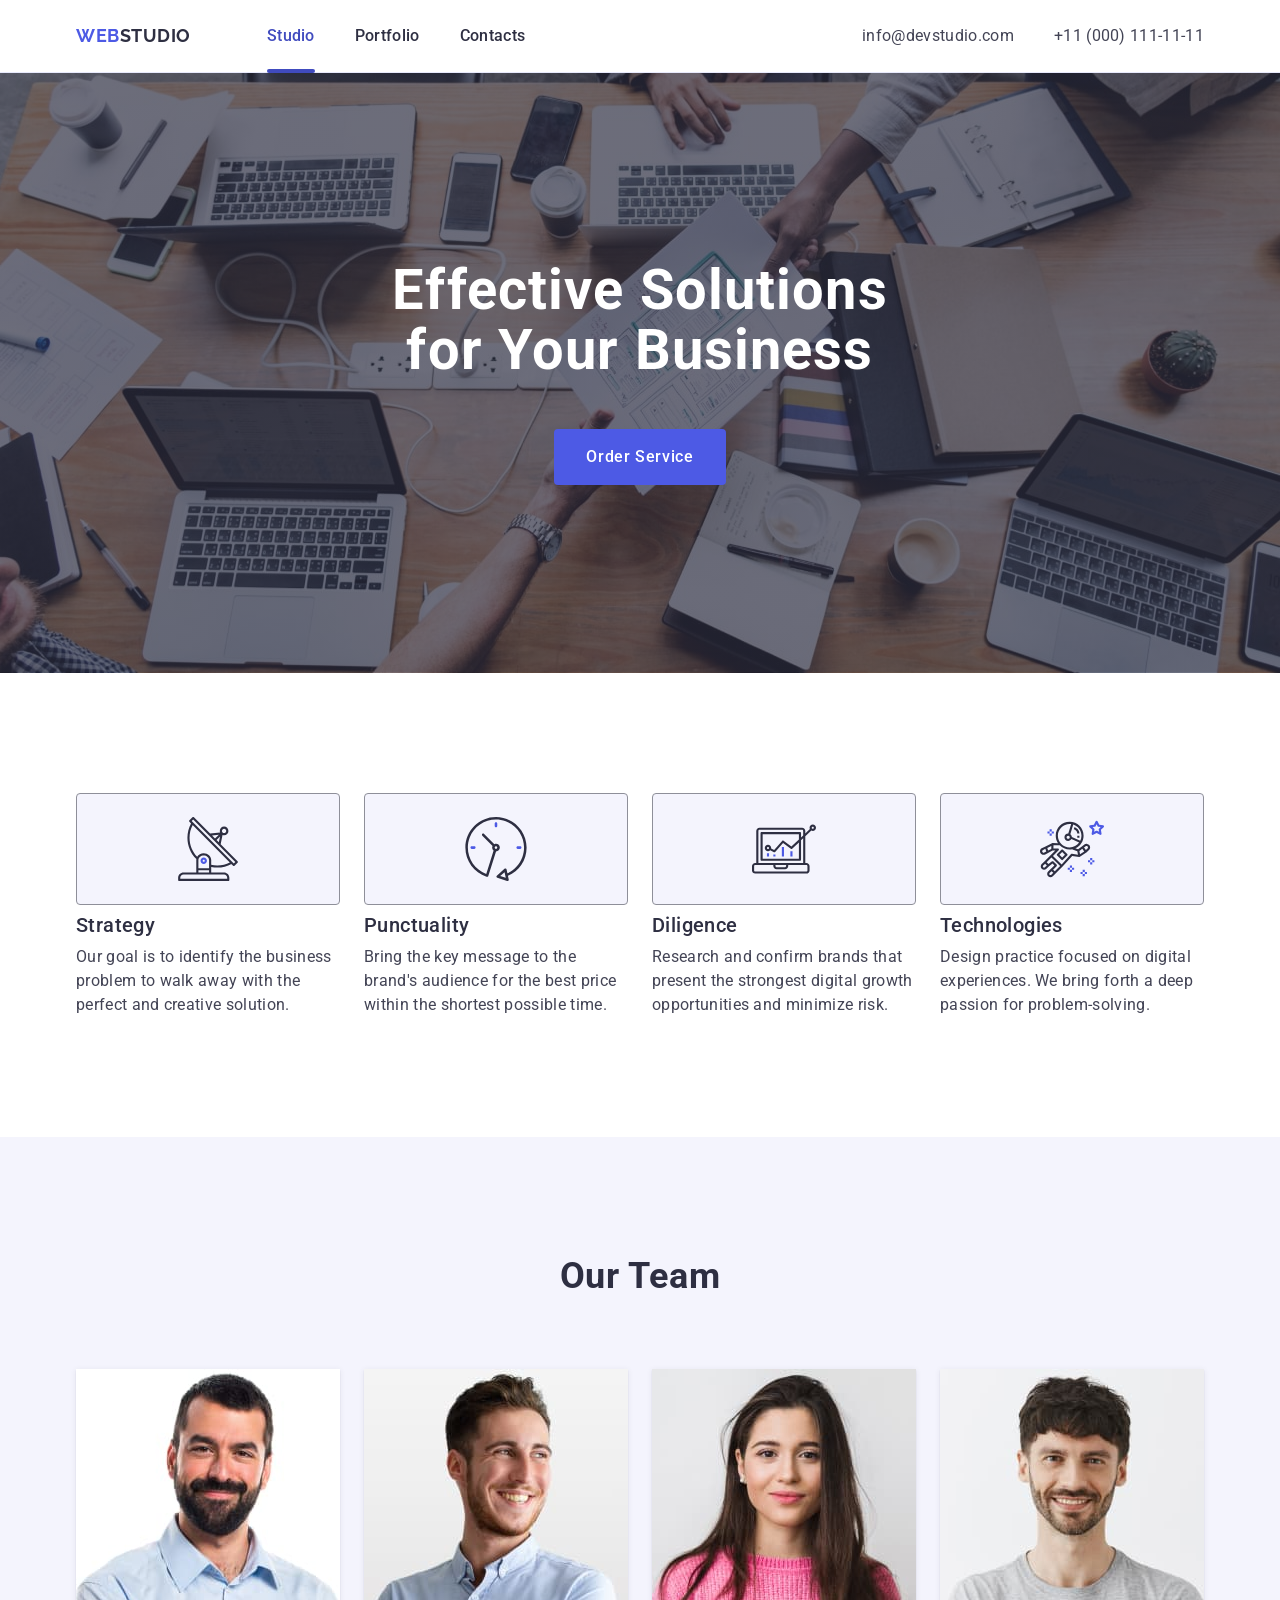
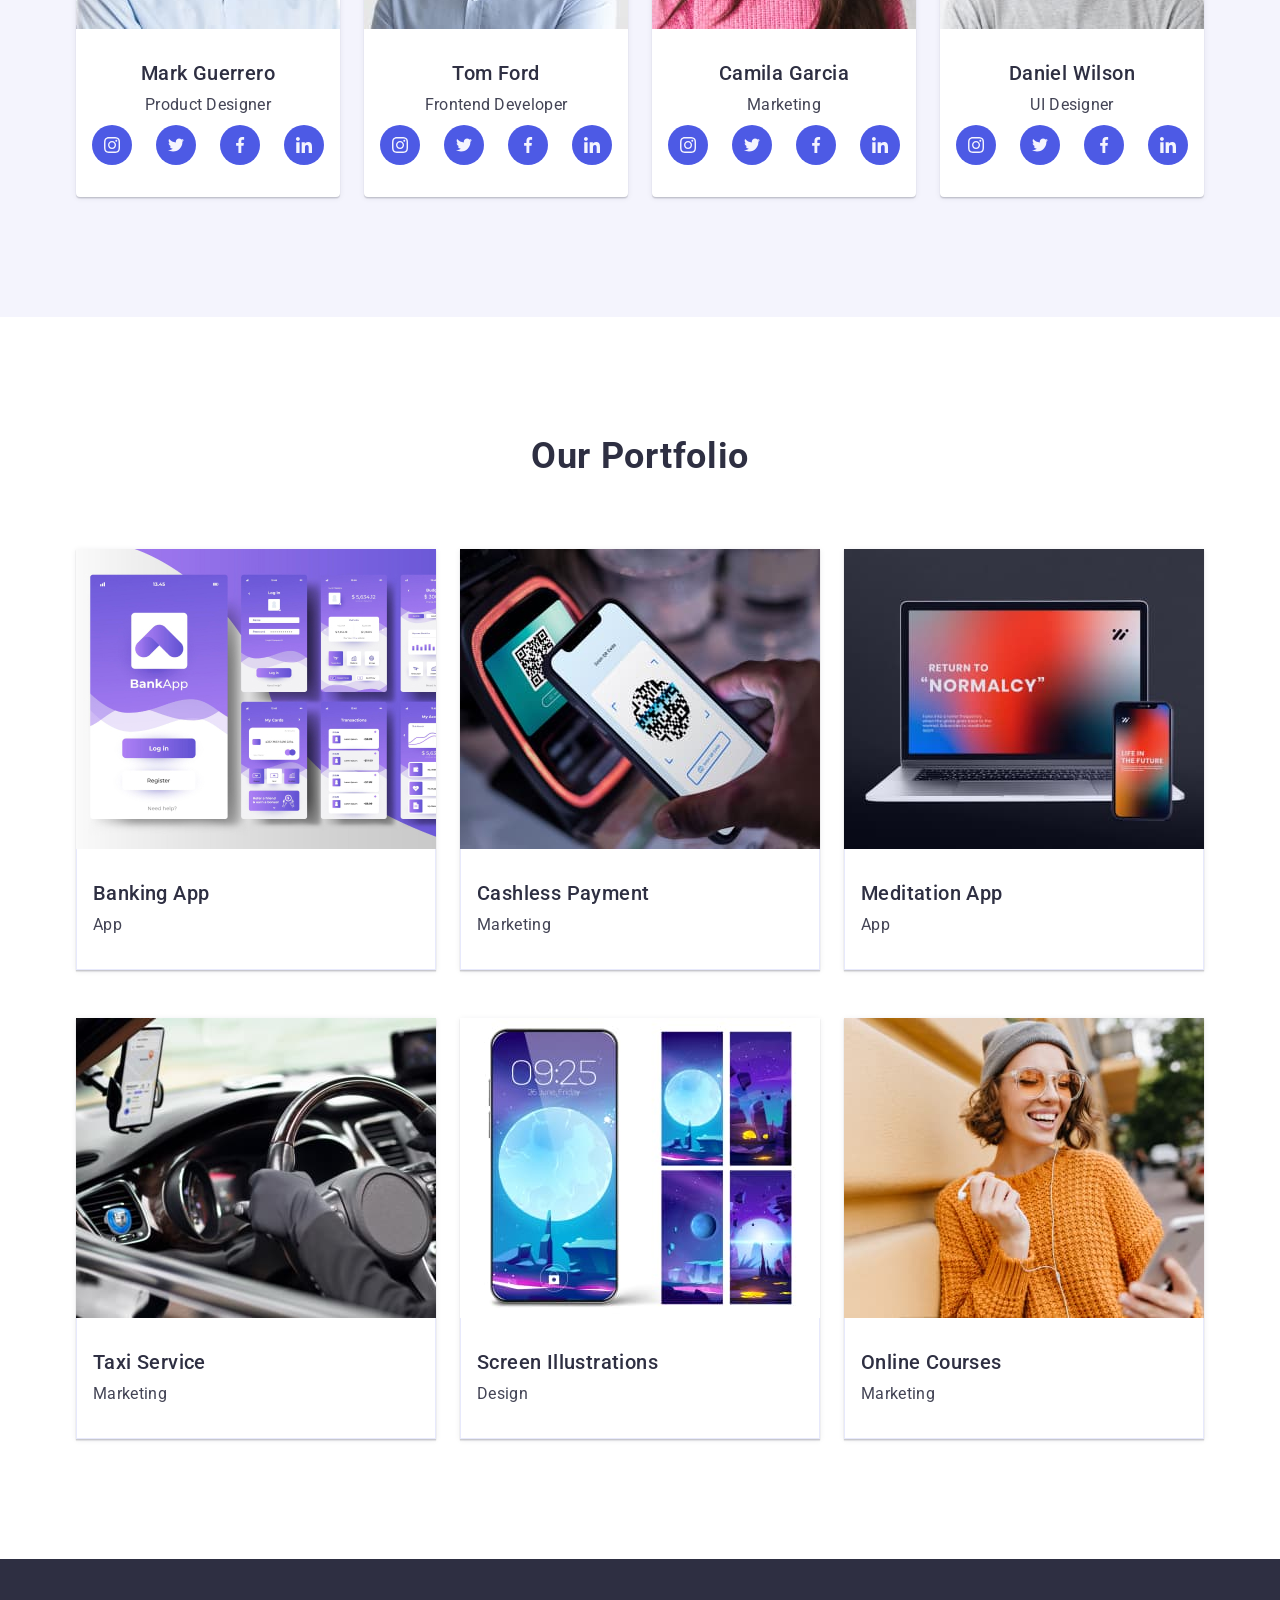
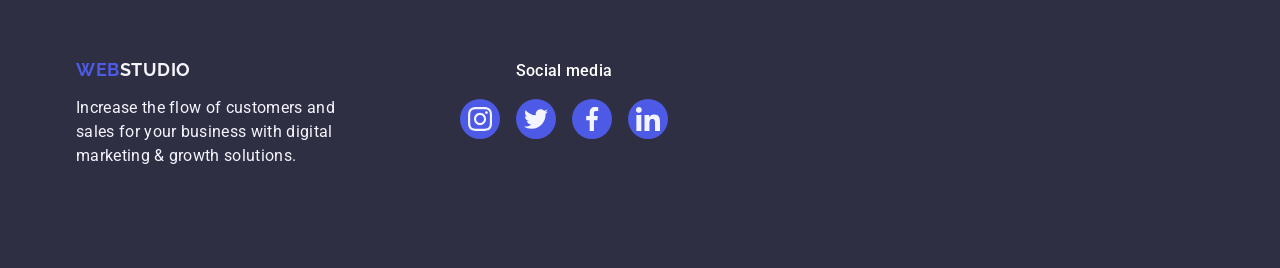
<file: index.html>
<!DOCTYPE html>
<html lang="en">
<head>
    <meta charset="UTF-8">
    <meta name="viewport" content="width=device-width, initial-scale=1.0">
    <title>WebStudio</title>
    <link rel="preconnect" href="https://fonts.googleapis.com">
    <link rel="preconnect" href="https://fonts.gstatic.com" crossorigin>
    <link href="https://fonts.googleapis.com/css2?family=Raleway:wght@700&family=Roboto:wght@400;500;700&display=swap"
        rel="stylesheet">
        <link rel="stylesheet" href="https://cdnjs.cloudflare.com/ajax/libs/modern-normalize/2.0.0/modern-normalize.min.css">
    <link rel="stylesheet" href="./css/styles.css">
</head>
<body>
    <header class="header">
        <div class="container header-container">
        <nav class="navigation">
            <a class="logo" href="./index.html">Web<span class="logo-part">Studio</span></a>
            <ul class="nav-list">
                <li>
                    <a class="nav-link current" href="./index.html">Studio</a>
                </li>
                <li>
                    <a class="nav-link" href="">Portfolio</a>
                </li>
                <li>
                    <a class="nav-link" href="">Contacts</a>
                </li>
            </ul>
        </nav>
        <address class="address">
            <ul class="address-list">
                <li>
                    <a class="contact-link" href="mailto:info@devstudio.com">info@devstudio.com</a>
                </li>
                <li>
                    <a class="contact-link" href="tel:+110001111111">+11 (000) 111-11-11</a>
                </li>
            </ul>
        </address> 
        </div>
    </header>
    <main>
        <section class="hero hero-bgr ">
            <div class="container hero-wrap">
            <h1 class="title-hero">Effective Solutions  for Your Business</h1>
            <button class="button-hero" type="button" >Order Service</button>
            </div>
        </section>
        <section class="our-adventages">
            <div class="container adventages-wrap">
            <h2 class="visually-hidden">Our Adventages</h2>
            <ul class="adventages-list">
                <li class="adventages-item">
                    <div class="icon-block">
                        <svg class="icon-adventages" width="64" height="64">
                            <use href="./images/icons.svg#icon-antenna"></use>
                        </svg>
                    </div>
                    <h3 class="subtitle-adventages">Strategy</h3>
                    <p class="text-adventages">Our goal is to identify the business
                       problem to walk away with the perfect and creative solution.
                    </p>
                </li>
                <li class="adventages-item">
                    <div class="icon-block">
                    <svg class="icon-adventages" width="64" height="64">
                        <use href="./images/icons.svg#icon-clock"></use>
                    </svg>
                </div>
                    <h3 class="subtitle-adventages">Punctuality</h3>
                    <p class="text-adventages">Bring the key message to the brand's audience for the best price within the shortest possible time.</p>
                </li>
                <li class="adventages-item">
                    <div class="icon-block">
                        <svg class="icon-adventages" width="64" height="64">
                            <use href="./images/icons.svg#icon-diagram"></use>
                        </svg>
                    </div>
                    <h3 class="subtitle-adventages">Diligence</h3>
                    <p class="text-adventages">Research and confirm brands that present the strongest digital growth opportunities and minimize risk.</p>
                </li>
                <li class="adventages-item">
                    <div class="icon-block">
                        <svg class="icon-adventages" width="64" height="64">
                            <use href="./images/icons.svg#icon-astronaut"></use>
                        </svg>
                    </div>
                    <h3 class="subtitle-adventages">Technologies</h3>
                    <p class="text-adventages">Design practice focused on digital experiences. We bring forth a deep passion for problem-solving.</p>
                </li>
            </ul>
            </div>
        </section>
        <section class="section-team">
            <div class="container">
            <h2 class="title-team">Our Team</h2>
            <ul class="list-team">
                <li class="item-team">
                    <img class="team-photo" src="./images/team-one.jpg" alt="Mark Guerrero" width="264" height="260">
                    <div class="text-team">
                    <h3 class="subtitle-team">Mark Guerrero</h3>
                    <p class="text-discription">Product Designer</p>
                    <ul class="icon-social-team">
                        <li class="icon-list-team">
                            <a class="icon-link-team" href=""  target="_blank" rel="noopener noreferrer nofolow">
                            <svg class="social-list" width="16" height="16">
                                <use href="./images/icons.svg#icon-instagram"></use>
                            </svg>
                            </a>
                        </li>
                        <li class="icon-list-team">
                            <a class="icon-link-team" href="" target="_blank" rel="noopener noreferrer nofolow">
                            <svg class="social-list" width="16" height="16">
                                <use href="./images/icons.svg#icon-twitter"></use>
                            </svg>
                            </a>
                        </li>
                        <li class="icon-list-team">
                            <a class="icon-link-team" href=""  target="_blank" rel="noopener noreferrer nofolow">
                            <svg class="social-list" width="16" height="16">
                                <use href="./images/icons.svg#icon-facebook"></use>
                            </svg>
                            </a>
                        </li>
                        <li class="icon-list-team">
                            <a class="icon-link-team" href=""  target="_blank" rel="noopener noreferrer nofolow">
                            <svg class="social-list" width="16" height="16">
                                <use href="./images/icons.svg#icon-linkedin"></use>
                            </svg>
                            </a>
                        </li>
                    </ul>
                    </div>
                </li>
                <li class="item-team">
                    <img class="team-photo" src="./images/team-two.jpg" alt="Tom Ford"  width="264" height="260">
                    <div class="text-team">
                    <h3 class="subtitle-team">Tom Ford</h3>
                    <p class="text-discription">Frontend Developer</p>
                    <ul class="icon-social-team">
                        <li class="icon-list-team">
                            <a class="icon-link-team" href="" target="_blank" rel="noopener noreferrer nofolow">
                                <svg class="social-list" width="16" height="16">
                                    <use href="./images/icons.svg#icon-instagram"></use>
                                </svg>
                            </a>
                        </li>
                        <li class="icon-list-team">
                            <a class="icon-link-team" href="" target="_blank" rel="noopener noreferrer nofolow">
                                <svg class="social-list" width="16" height="16">
                                    <use href="./images/icons.svg#icon-twitter"></use>
                                </svg>
                            </a>
                        </li>
                        <li class="icon-list-team">
                            <a class="icon-link-team" href="" target="_blank" rel="noopener noreferrer nofolow">
                                <svg class="social-list" width="16" height="16">
                                    <use href="./images/icons.svg#icon-facebook"></use>
                                </svg>
                            </a>
                        </li>
                        <li class="icon-list-team">
                            <a class="icon-link-team" href="" target="_blank" rel="noopener noreferrer nofolow">
                                <svg class="social-list" width="16" height="16">
                                    <use href="./images/icons.svg#icon-linkedin"></use>
                                </svg>
                            </a>
                        </li>
                    </ul>
                    </div>
                </li>
                <li class="item-team">
                    <img class="team-photo" src="./images/team-three.jpg" alt="Camila Garcia"  width="264" height="260">
                    <div class="text-team">
                    <h3 class="subtitle-team">Camila Garcia</h3>
                    <p class="text-discription">Marketing</p>
                    <ul class="icon-social-team">
                        <li class="icon-list-team">
                            <a class="icon-link-team" href="" target="_blank" rel="noopener noreferrer nofolow">
                                <svg class="social-list" width="16" height="16">
                                    <use href="./images/icons.svg#icon-instagram"></use>
                                </svg>
                            </a>
                        </li>
                        <li class="icon-list-team">
                            <a class="icon-link-team" href="" target="_blank" rel="noopener noreferrer nofolow">
                                <svg class="social-list" width="16" height="16">
                                    <use href="./images/icons.svg#icon-twitter"></use>
                                </svg>
                            </a>
                        </li>
                        <li class="icon-list-team">
                            <a class="icon-link-team" href="" target="_blank" rel="noopener noreferrer nofolow">
                                <svg class="social-list" width="16" height="16">
                                    <use href="./images/icons.svg#icon-facebook"></use>
                                </svg>
                            </a>
                        </li>
                        <li class="icon-list-team">
                            <a class="icon-link-team" href="" target="_blank" rel="noopener noreferrer nofolow">
                                <svg class="social-list" width="16" height="16">
                                    <use href="./images/icons.svg#icon-linkedin"></use>
                                </svg>
                            </a>
                        </li>
                    </ul>
                    </div>
                </li>
                <li class="item-team">
                    <img class="team-photo" src="./images/team-four.jpg" alt="Daniel Wilson"  width="264" height="260"> 
                    <div class="text-team">
                    <h3 class="subtitle-team">Daniel Wilson</h3>
                    <p class="text-discription">UI Designer</p>
                    <ul class="icon-social-team">
                        <li class="icon-list-team">
                            <a class="icon-link-team" href="" target="_blank" rel="noopener noreferrer nofolow">
                                <svg class="social-list" width="16" height="16">
                                    <use href="./images/icons.svg#icon-instagram"></use>
                                </svg>
                            </a>
                        </li>
                        <li class="icon-list-team">
                            <a class="icon-link-team" href="" target="_blank" rel="noopener noreferrer nofolow">
                                <svg class="social-list" width="16" height="16">
                                    <use href="./images/icons.svg#icon-twitter"></use>
                                </svg>
                            </a>
                        </li>
                        <li class="icon-list-team">
                            <a class="icon-link-team" href="" target="_blank" rel="noopener noreferrer nofolow">
                                <svg class="social-list" width="16" height="16">
                                    <use href="./images/icons.svg#icon-facebook"></use>
                                </svg>
                            </a>
                        </li>
                        <li class="icon-list-team">
                            <a class="icon-link-team" href="" target="_blank" rel="noopener noreferrer nofolow">
                                <svg class="social-list" width="16" height="16">
                                    <use href="./images/icons.svg#icon-linkedin"></use>
                                </svg>
                            </a>
                        </li>
                    </ul>
                    </div>
                </li>
            </ul>
        </div>
        </section>
        <section class="section-portfolio">
            <div class="container">
            <h2 class="title-portfolio">Our Portfolio</h2>
            <ul class="card-portfolio">
                <li class="portfolio-item ">
                    <div class="portfolio-sguare"> 
                            <img class="photo-portfolio" src="./images/interface-app.jpg" alt="Bank app" width="360" height="300"> 
                      <p class="text-desc-portfilio"> 
                        14 Stylish and User-Friendly App Design Concepts · Task Manager App · Calorie Tracker App · Exotic Fruit Ecommerce App ·
                        Cloud Storage App
                     </p>
                    </div>
                    <div class="text-portfolio">
                    <h3 class="subtitle-portfolio">Banking App</h3>
                    <p class="desc-portfolio">App</p>
                    </div>
                </li>
                <li class="portfolio-item">
                    <div class="portfolio-sguare">
                    <img class="photo-portfolio" src="./images/marketing.jpg" alt="Payment" width="360" height="300">
                        <p class="text-desc-portfilio">
                            14 Stylish and User-Friendly App Design Concepts · Task Manager App · Calorie Tracker App · Exotic Fruit Ecommerce App ·
                            Cloud Storage App
                        </p>
                    </div>
                    <div class="text-portfolio">
                    <h3 class="subtitle-portfolio">Cashless Payment</h3>
                    <p class="desc-portfolio">Marketing</p>
                    </div>
                </li>
                <li class="portfolio-item">
                    <div class="portfolio-sguare">
                    <img class="photo-portfolio"  src="./images/app.jpg" alt="Laptop app" width="360" height="300">
                        <p class="text-desc-portfilio"> 
                            14 Stylish and User-Friendly App Design Concepts · Task Manager App · Calorie Tracker App · Exotic Fruit Ecommerce App ·
                            Cloud Storage App
                        </p>
                    </div>
                    <div class="text-portfolio">
                    <h3 class="subtitle-portfolio">Meditation App</h3>
                    <p class="desc-portfolio">App</p>
                    </div>
                </li>
                <li class="portfolio-item">
                    <div class="portfolio-sguare">
                    <img class="photo-portfolio"  src="./images/taxi.jpg" alt="Taxi service" width="360" height="300">
                        <p class="text-desc-portfilio">
                            14 Stylish and User-Friendly App Design Concepts · Task Manager App · Calorie Tracker App · Exotic Fruit Ecommerce App ·
                            Cloud Storage App
                        </p>
                </div>
                    <div class="text-portfolio">
                    <h3 class="subtitle-portfolio">Taxi Service</h3>
                    <p class="desc-portfolio">Marketing</p>
                    </div>
                </li>
                <li class="portfolio-item">
                    <div class="portfolio-sguare">
                    <img class="photo-portfolio"  src="./images/design.jpg" alt="Screen Illustrations" width="360" height="300">
                        <p class="text-desc-portfilio"> 
                            14 Stylish and User-Friendly App Design Concepts · Task Manager App · Calorie Tracker App · Exotic Fruit Ecommerce App ·
                            Cloud Storage App
                        </p>
                    </div>
                    <div class="text-portfolio">
                    <h3 class="subtitle-portfolio">Screen Illustrations</h3>
                    <p class="desc-portfolio">Design</p>
                    </div>
                </li>
                <li class="portfolio-item">
                    <div class="portfolio-sguare">
                    <img class="photo-portfolio"  src="./images/happy-customer.jpg" alt="Online Courses" width="360" height="300">
                        <p class="text-desc-portfilio"> 
                            14 Stylish and User-Friendly App Design Concepts · Task Manager App · Calorie Tracker App · Exotic Fruit Ecommerce App ·
                            Cloud Storage App
                        </p>
                    </div>
                    <div class="text-portfolio">
                    <h3 class="subtitle-portfolio">Online Courses</h3>
                    <p class="desc-portfolio">Marketing</p>
                    </div>
                </li>
            </ul>
            </div>
        </section>
    </main>
    <footer class="footer">
        <div class="container footer-wrap">
            <div class="logo-box">
        <a class="logo-footer" href="./index.html">Web<span class="logo-second">Studio</span></a>
        <p class="text-footer"> Increase the flow of customers and sales for your business with digital marketing & growth solutions.</p>
       </div>
        <div class="social-link-media">
            <p class="title-footer">Social media</p>
            <ul class="item-footer">
                <li class="footer-list">
                    <a class="icon-link-footer" href="" target="_blank" rel="noopener noreferrer nofolow">
                        <svg class="social-list-footer" width="24" height="24">
                            <use href="./images/icons.svg#icon-instagram"></use>
                        </svg>
                    </a>
                </li>
                <li class="footer-list">
                    <a class="icon-link-footer" href="" target="_blank" rel="noopener noreferrer nofolow">
                        <svg class="social-list-footer" width="24" height="24">
                            <use href="./images/icons.svg#icon-twitter"></use>
                        </svg>
                    </a>
                </li>
                <li class="footer-list">
                    <a class="icon-link-footer" href="" target="_blank" rel="noopener noreferrer nofolow">
                        <svg class="social-list-footer" width="24" height="24">
                            <use href="./images/icons.svg#icon-facebook"></use>
                        </svg>
                    </a>
                </li>
                <li class="footer-list">
                    <a class="icon-link-footer" href="" target="_blank" rel="noopener noreferrer nofolow">
                        <svg class="social-list-footer" width="24" height="24">
                            <use href="./images/icons.svg#icon-linkedin"></use>
                        </svg>
                    </a>
                </li>
            </ul>
        </div>
        </div>
    </footer>
</body>
</html>
</file>
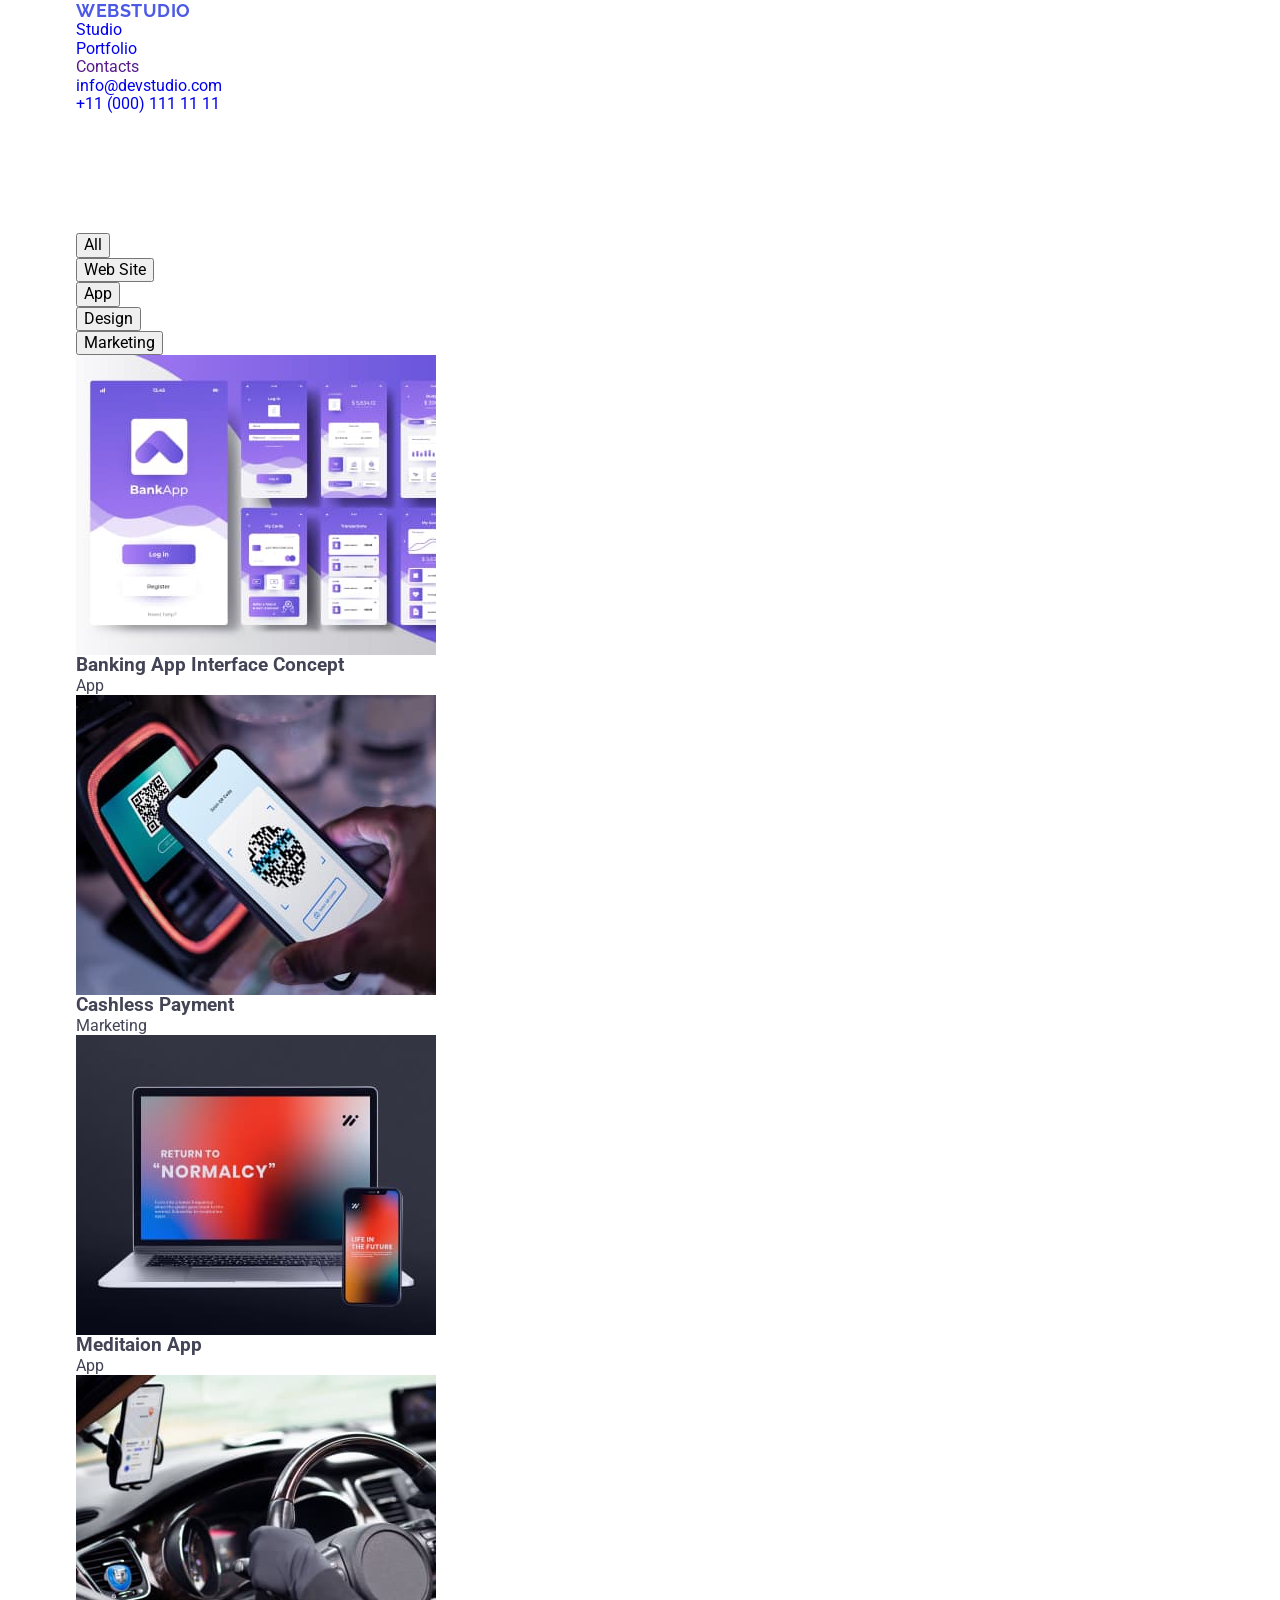
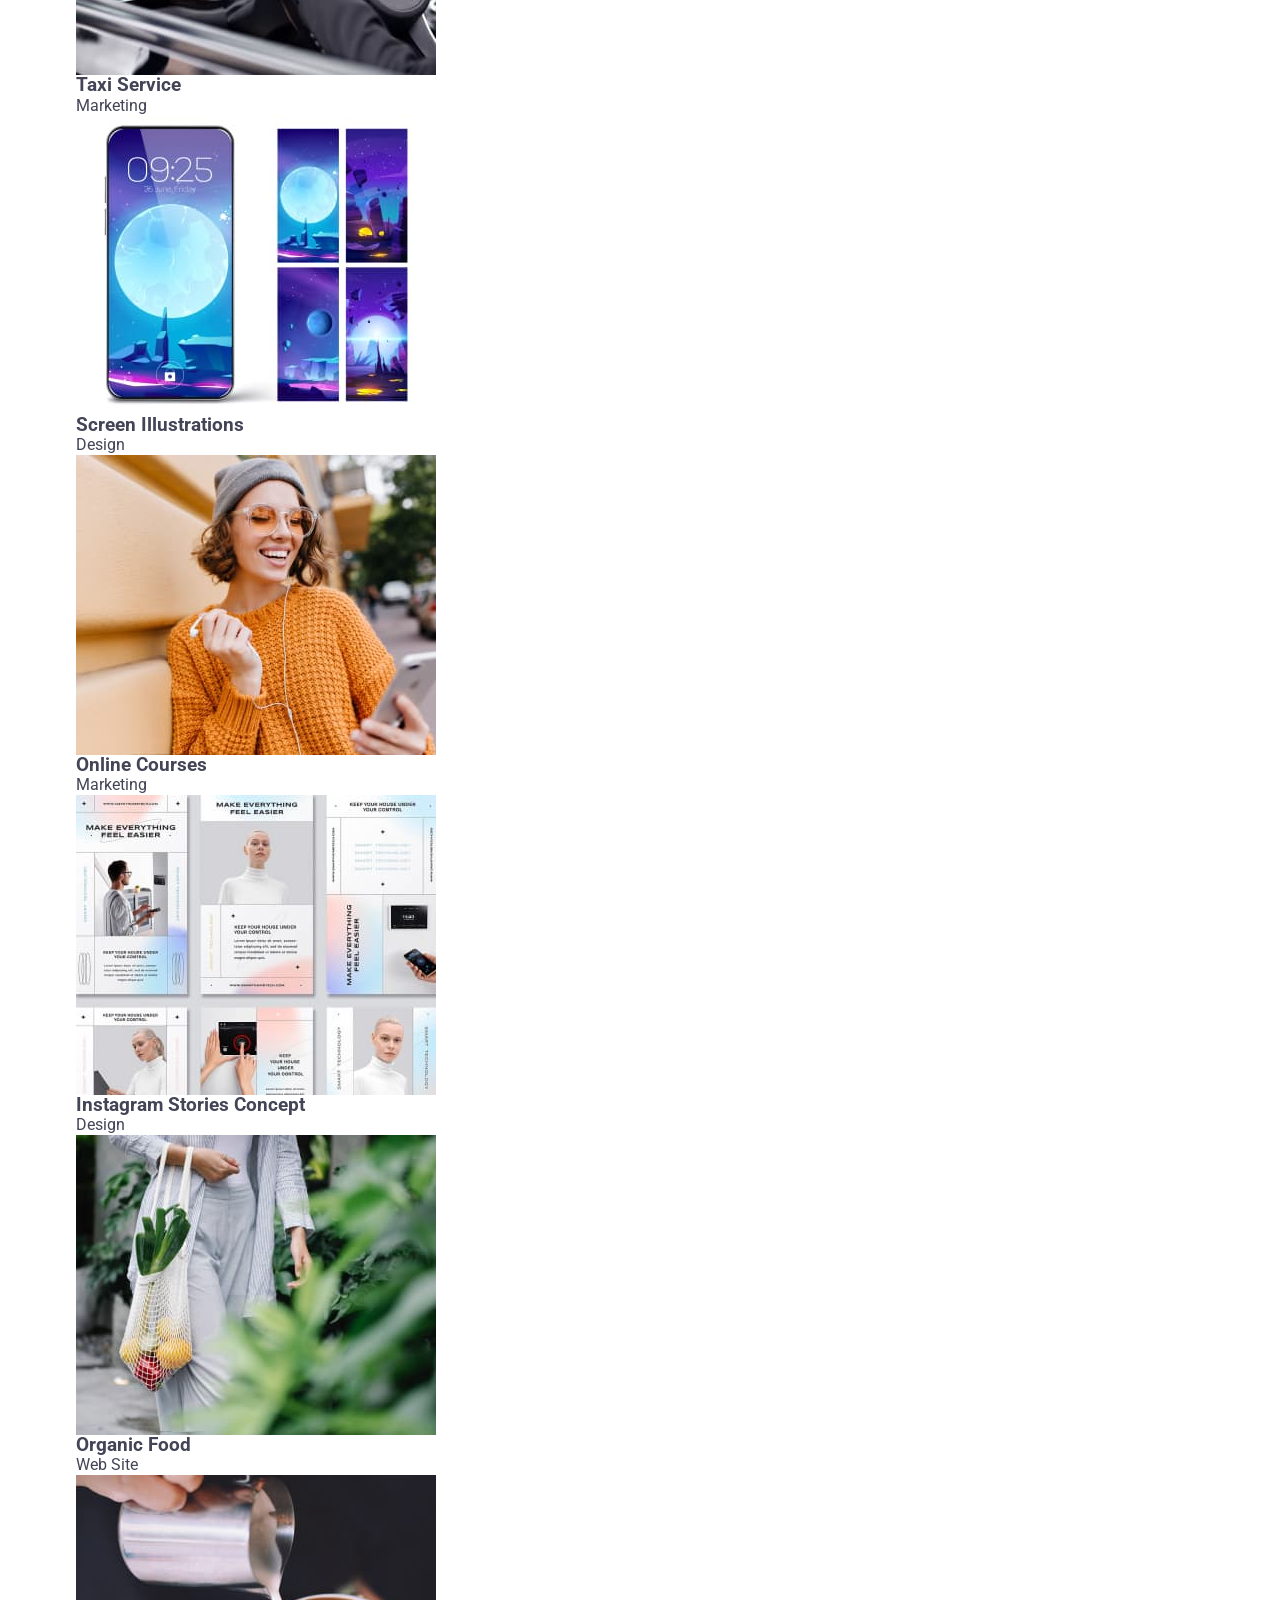
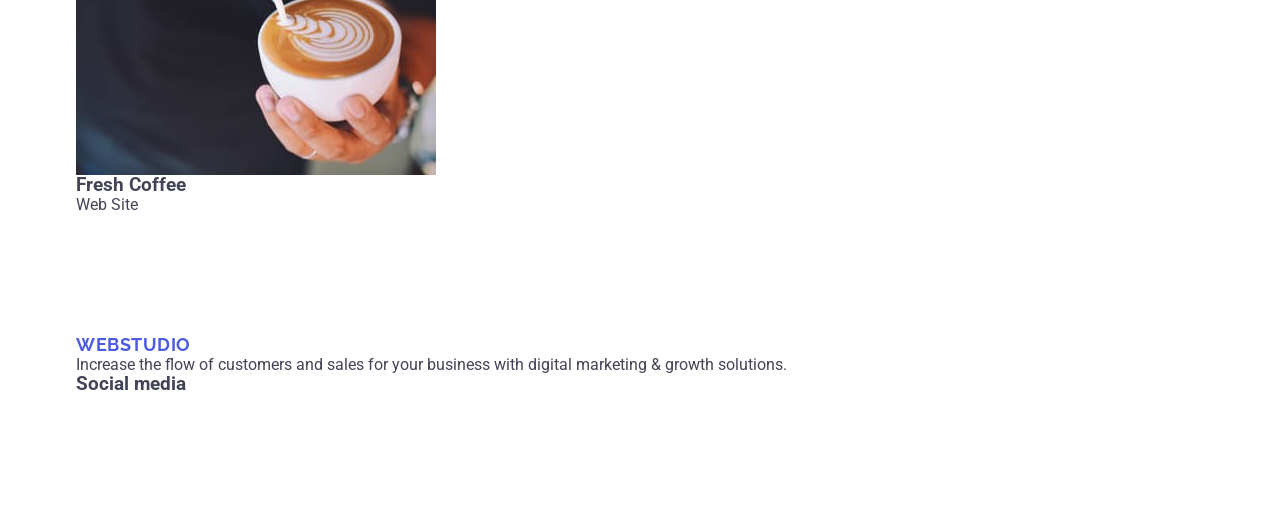
<file: portfolio.html>
<!DOCTYPE html>
<html lang="en">
<head  
    <meta charset="UTF-8">
    <meta http-equiv="X-UA-Compatible" content="IE=edge">
    <meta name="viewport" content="width=device-width, initial-scale=1.0">
    <title>WebStudio Portfolio </title>
    <link rel="preconnect" href="https://fonts.googleapis.com">
    <link rel="preconnect" href="https://fonts.gstatic.com" crossorigin>
    <link href="https://fonts.googleapis.com/css2?family=Raleway:wght@800&family=Roboto:wght@400;500;700;900&display=swap"
    rel="stylesheet">
    <link rel="stylesheet" href="https://cdnjs.cloudflare.com/ajax/libs/modern-normalize/1.1.0/modern-normalize.min.css">
    <link rel="stylesheet" href="./css/styles.css">
</head>
<body>
    <header class="page-header">
        <div class="container header-wrap">
            <nav class="cont-nav">
            <a class="logo link" href="WEBSTUDIO"><span class="logo-web">Web</span><span class="logo-studio">Studio</span></a>
            <ul class="site-nav list">
                <li class="item"><a href="./index.html" class="link">Studio</a></li>
                <li class="item"><a href="./portfolio.html" class="link">Portfolio</a></li>
                <li class="item"><a href="" class="link">Contacts</a></li>
            </ul>
            </nav>
            <ul class="contacts list">
                <li class="item"><a href="mailto:info@devstudio.com" class="link">info@devstudio.com</a></li>
                <li class="item"><a href="tel:+110001111111" class="link">+11 (000) 111 11 11</a></li>
            </ul>
        </div>
    </header>
    <main>
        <section class="section-portfolio">
            <div class="container ">
                <h1 hidden>Section with buttons</h1>
                <ul class="button-section list">
                    <li class="button">
                    <button class="button-title button-text" type="button">All</button>
                    </li>
                    <li class="button">
                    <button class="button-title button-text" type="button">Web Site</button>
                    </li>
                    <li class="button">
                    <button class="button-title button-text" type="button">App</button>
                    </li>
                    <li class="button"> 
                    <button class="button-title button-text" type="button">Design</button>
                    </li>
                    <li class="button">
                    <button class="button-title button-text" type="button">Marketing</button>
                    </li>
                </ul>
                <h2 hidden>Portfolio</h2>
                <ul class="portfolio-site list">
                    <li class="card-list">
                        <img src="./images/portfolio-gallery/portfolio-5.jpg" 
                        alt="Interface Concept"
                        width="360"
                        height="300"
                        />
                        <div class="tapes-of-services">
                            <h3 class="title">Banking App Interface Concept</h3>
                            <p class="services" >App</p>
                        </div>
                    </li>
                    <li class="card-list">
                        <img src="./images/portfolio-gallery/portfolio-6.jpg"
                        alt="Cashless Payment"
                        width="360"
                        height="300"
                        />
                        <div class="tapes-of-services">
                            <h3 class="title">Cashless Payment</h3>
                            <p class="services">Marketing</p>
                        </div>
                    </li>
                    <li class="card-list">
                        <img src="./images/portfolio-gallery/portfolio-7.jpg" 
                        alt="Meditaion App"
                        width="360"
                        height="300"
                        />
                        <div class="tapes-of-services">
                            <h3 class="title">Meditaion App</h3>
                            <p class="services">App</p>
                        </div>
                    </li>
                    <li class="card-list">
                        <img src="./images/portfolio-gallery/portfolio-8-img.jpg" 
                        alt="taxi service"
                        width="360"
                        height="300"
                        />
                        <div class="tapes-of-services">
                            <h3 class="title">Taxi Service</h3>
                            <p class="services">Marketing</p>
                        </div>
                    </li>
                    <li class="card-list">
                        <img src="./images/portfolio-gallery/portfolio-9-img.jpg" 
                        alt="screen illustration"
                        width="360"
                        height="300"
                        />
                        <div class="tapes-of-services">
                            <h3 class="title">Screen Illustrations</h3>
                            <p class="services">Design</p>
                        </div>
                    </li>
                    <li class="card-list">
                        <img src="./images/portfolio-gallery/portfolio-10-img.jpg" 
                        alt="online learning"
                        width="360"
                        height="300"
                        />
                        <div class="tapes-of-services">
                            <h3 class="title">Online Courses</h3>
                            <p class="services">Marketing</p>
                        </div>
                    </li>
                    <li class="card-list">
                        <img src="./images/portfolio-gallery/portfolio-11-img.jpg" 
                        alt="storis on instagram"
                        width="360"
                        height="300"
                        />
                        <div class="tapes-of-services">
                            <h3 class="title">Instagram Stories Concept</h3>
                            <p class="services">Design</p>
                        </div>
                    </li>
                    <li class="card-list">
                        <img src="./images/portfolio-gallery/portfolio-12-img.jpg" 
                        alt="organic fruits and vegetables"
                        width="360"
                        height="300"
                        />
                        <div class="tapes-of-services">
                            <h3 class="title">Organic Food</h3>
                            <p class="services">Web Site</p>
                        </div>
                    </li>
                    <li class="card-list">
                        <img src="./images/portfolio-gallery/portfolio-13-img.jpg" 
                        alt="the barista makes coffee"
                        width="360"
                        height="300"
                        />
                        <div class="tapes-of-services">
                            <h3 class="title">Fresh Coffee</h3>
                            <p class="services">Web Site</p>
                        </div>
                    </li>
                </ul>
            </div>
        </section>
    </main>
    <footer class="page-footer ">
        <div class="container conteiner-footer">
            <div class="footer-content">
                <div class="footer-block">
                        <a class="logo link" href="./index.html">Web<span class="color-studio">Studio</span></a>
                        <p class="footer-title footer-text">
                        Increase the flow of customers and sales for your business with digital marketing & growth solutions.
                        </p>
                </div>
                    <div class="footer-media">
                    <h3 class="footer-soc-title">Social media</h3>
                    <ul class="footer-soc-list">
                        <li class="media-soc">
                            <a href="" class="contact-media">
                                <svg class="contact-media-soc" width="24" height="24">
                                    <use href="./images/icons.svg#icon-instagram-f"></use>
                                </svg>
                            </a>
                        </li>
                        <li class="media-soc">
                            <a href="" class="contact-media">
                                <svg class="contact-media-soc" width="24" height="24">
                                    <use href="./images/icons.svg#icon-twitter-f"></use>
                                </svg>
                            </a>
                        </li>
                        <li class="media-soc">
                            <a href="" class="contact-media">
                                <svg class="contact-media-soc" width="24" height="24">
                                    <use href="./images/icons.svg#icon-facebook-f"></use>
                                </svg>
                            </a>
                        </li>
                        <li class="media-soc">
                            <a href="" class="contact-media">
                                <svg class="contact-media-soc" width="24" height="24">
                                    <use href="./images/icons.svg#icon-linkedin-f"></use>
                                </svg>
                            </a>
                        </li>
                    </ul>
                </div>
            </div>
        </div>
    </footer>
</body>
</html>
</file>
<file: css/styles.css>
:root{
    --icon-back-color: #f4f4fd;
  }
  
  
  
  body {
   font-family: "Roboto", sans-serif;
   color: #434455;
   background-color: #FFFFFF;
   }

   h1,
   h2,
   h3,
   h4,
   h5,
   h6,
   p {
     margin: 0;
   }



   a {
    text-decoration: none;
   }

   ul, ol {
    list-style: none;
    padding-left: 0;
    margin: 0;
   }

   img {
    display: block;
    max-width: 100%;
    height: auto;
   }

   address{
    font-style: normal;
   }

    .visually-hidden {
    position: absolute;
    width: 1px;
    height: 1px;
    margin: -1px;
    border: 0;
    padding: 0;
    white-space: nowrap;
    clip-path: inset(100%);
    clip: rect(0 0 0 0);
    overflow: hidden;
   }


   .container{
    width: 1158px;
    padding: 0 15px;
    margin: 0 auto;
   }

   /* ---header---*/
   .header-container{
    display: flex;
    align-items: center;
    }

    .navigation{
      display: flex;
      align-items: center;
    }
  
    .header{
      border-bottom: 1px solid #e7e9fc;
      box-shadow: 0px 2px 1px rgba(46, 47, 66, 0.08),
        0px 1px 1px rgba(46, 47, 66, 0.16),
        0px 1px 6px rgba(46, 47, 66, 0.08);
    }
  
    .logo{
    color: #4D5AE5;
    font-family: Raleway, sans-serif;
    font-size: 18px;
    font-weight: 700;
    line-height: 1.17;
    letter-spacing: 0.03em;
    text-transform: uppercase;
    margin-right: 76px;
    }

   .nav-list{
    display: flex;
    gap: 40px;
    }

    .logo-part {
    color: #2E2F42;
    }

   .nav-link {
   color:  #2E2F42;;
   font-size: 16px;
   font-weight: 500;
   line-height: 1.5;
   letter-spacing: 0.02em;
   padding: 24px 0;
   display: block;
    transition: color 250ms cubic-bezier(0.4, 0, 0.2, 1);
   }
  
   .current::after {
    content: "";
    position: absolute;
    left: 0;
    bottom: -1px;
    background-color: #404bbf;
    border-radius: 2px;
    height: 4px;
    width: 100%;;
    }

    .current{
      position: relative;
      color: #404BBF;
    }

   .nav-link:hover,
   .nav-link:focus {
   color: #404BBF;
   }
  
  


    .address {
    font-style: normal;
    margin-left: auto;
    }

    .address-list{
    display: flex;
    gap: 40px;
    }

    .contact-link {
    color:  #434455;
    font-size: 16px;
    line-height: 1.5;
    letter-spacing: 0.02em;
    transition: color 250ms cubic-bezier(0.4, 0, 0.2, 1);
    }

    .contact-link:hover,
    .contact-link:focus{
    color:  #404BBF;
    }

   /* section-hero*/
    .hero {
      max-width: 1440px;
      background-image: linear-gradient(rgba(46, 47, 66, 0.7), rgba(46, 47, 66, 0.7)), url(../images/people-office.jpg);
      background-repeat: no-repeat;
      background-position: center;
      background-size: cover;
    background-color: #2E2F42;
    padding-top: 188px;
    padding-bottom: 188px;
    margin: auto;
    }
       
    .hero-wrap{
    display: flex;
    flex-direction: column;
    align-items: center;

    }

    .title-hero {
    font-weight: 700;
    font-size: 56px;
    line-height: 1.07;
    letter-spacing: 0.02em;
    text-align: center;
    color: #fff;
    margin-bottom: 48px;
    max-width: 496px;
    }

    .button-hero {
    font-weight: 500; 
    font-size: 16px; 
    line-height: 1.5;
    letter-spacing: 0.04em;
    color: #fff;
    background: #4d5ae5; 
    border-radius: 4px;
    border: none;
    cursor: pointer;
    padding: 16px 32px; 
    min-width: 169px;
    transition: background-color 250ms cubic-bezier(0.4, 0, 0.2, 1);
    }

    .button-hero:hover,
    .button-hero:focus{
    background-color: #404bbf;
   }

    /* section-adventages */
    
    .our-adventages{
    padding-top: 120px;
    padding-bottom: 120px;
    }


    .adventages-list{
    display: flex;
    justify-content: space-between;
    align-items: center;
    gap: 24px;
   }
    
   .icon-block{
    border: 1px solid #8e8f99;
    border-radius: 4px;
    width: 264px;
    height: 112px;
    background: var(--icon-back-color);
    display: flex;
    align-items: center;
    justify-content: center;
    margin-bottom: 8px;
   }

    .adventages-item{
    max-width: 264px;
    width: calc((100% - 24 * 3) / 4);
    }

    .subtitle-adventages {
    font-weight: 500;
    font-size: 20px;
    line-height: 1.2;
    letter-spacing: 0.02em;
    color: #2e2f42;
    margin-bottom: 8px;
    
    }

    .text-adventages {
    font-weight: 400;
    font-size: 16px;
    line-height: 1.5;
    letter-spacing: 0.02em;
   }

   /* section-team*/
   .section-team{
    text-align: center;
    background-color: var(--icon-back-color);
    padding-top: 120px;
    padding-bottom: 120px;
   }

   .list-team{
    display: flex;
    align-items: center;
    justify-content: space-between;
    gap: 24px;
   }

   .item-team {
    width: 264px;
    width: calc((100% - 24 * 3) / 4);
    background-color: #FFFFFF;
    border-radius: 0px 0px 4px 4px;
    box-shadow: 0 2px 1px 0 rgba(46, 47, 66, 0.08), 0 1px 1px 0 rgba(46, 47, 66, 0.16), 0 1px 6px 0 rgba(46, 47, 66, 0.08);
   }

   .team-photo{
    object-fit: cover;
   }

   .text-team{
  padding-top: 32px;
  padding-bottom: 32px;
   align-items: center;
   }

   .title-team {
    font-weight: 700;
    font-size: 36px;
    line-height: 1.11;
    letter-spacing: 0.02em;
    text-align: center;
    text-transform: capitalize;
    color: #2e2f42;
    margin-bottom: 72px;
   }

   .subtitle-team {
    font-weight: 500;
    font-size: 20px;
    line-height: 1.2;
    letter-spacing: 0.02em;
    color: #2e2f42;
    text-align: center;
    margin-bottom: 8px;
   }

   .text-discription {
    font-size: 16px;
    line-height: 1.5;
    letter-spacing: 0.02em;
    margin-bottom: 8px;
   }
   
   
   .icon-social-team{
    display: flex;
      align-items: center;
      justify-content: center;
      flex-direction: row;
      gap: 24px;
   }

   .social-list{
    fill: var(--icon-back-color);
   }

   .icon-link-team{
    width: 40px;
    height: 40px;
    background-color: #4D5AE5;
    border-radius: 50%;
    display: flex;
    align-items: center;
    justify-content: center;
    transition: background-color 250ms cubic-bezier(0.4, 0, 0.2, 1);
   }

   .icon-link-team:hover,
   .icon-link-team:focus{
    background-color: #404BBF;
    }
   /* section-portfolio */

   .section-portfolio{
   padding-top: 120px;
   padding-bottom: 120px;
   }

   .title-portfolio {
    font-weight: 700;
    font-size: 36px;
    line-height: 1.11;
    letter-spacing: 0.02em;
    text-align: center;
    text-transform: capitalize;
    color: #2e2f42;
    margin-bottom: 72px;
   }

   .card-portfolio{
   display: flex;
   flex-wrap: wrap;
   column-gap: 24px;
   row-gap: 48px;
    box-shadow: 250ms cubic-bezier(0.4, 0, 0.2, 1);

   }

    .portfolio-item {
    width: 360px;
    width: calc((100% - 24px * 2) / 3);
    box-shadow: 0px 1px 6px rgba(46, 47, 66, 0.08),
      0px 1px 1px rgba(46, 47, 66, 0.16),
      0px 2px 1px rgba(46, 47, 66, 0.08);
      transition: box-shadow 250ms cubic-bezier(0.4, 0, 0.2, 1);
    }
   
   .portfolio-sguare{
      position: relative;
      overflow: hidden;
      transform: translateY(0%);
   }

   .portfolio-item:hover .text-desc-portfilio{
    transform: translateY(0%);
   }

      .text-desc-portfilio{
      position: absolute;
      top: 0;
      height: 100%;
      width: 100%;
      font-weight: 400;
      font-size: 16px;
      line-height: 1.5;
      letter-spacing: 0.02em;
      color:var(--icon-back-color);
      padding: 40px 32px;
      background-color: #4d5ae5;
      transform: translateY(100%);
      transition: transform 250ms cubic-bezier(0.4, 0, 0.2, 1);

   }
    
   .text-portfolio{
    padding: 32px 16px;
    border-bottom: 1px solid #e7e9fc;
    border-left: 1px solid #e7e9fc;
    border-right: 1px solid #e7e9fc;
   }

   .subtitle-portfolio {
    font-weight: 500;
    font-size: 20px;
    line-height: 1.2;
    letter-spacing: 0.02em;
    color: #2e2f42;
    margin-bottom: 8px;
   }

   .desc-portfolio {
    font-size: 16px;
    line-height: 1.5;
    letter-spacing: 0.02em;
   }

  
   /* footer */

    .footer-wrap{
     display: flex;
    align-items: baseline;
    }

   .footer {
   padding-top: 100px;
   padding-bottom: 100px;
   background-color: #2e2f42;
   }


   .logo-footer {
    font-family: "Raleway", sans-serif;
    font-weight: 700;
    font-size: 18px;
    line-height: 1.17;
    letter-spacing: 0.03em;
    text-transform: uppercase;
    color: #4d5ae5;
    display: inline-block;
      margin-bottom: 16px;
   }

   .logo-second{
   color: var(--icon-back-color);
   }

    .text-footer{
    font-weight: 400;
    font-size: 16px;
    line-height: 1.5;
    letter-spacing: 0.02em;
    color: var(--icon-back-color);
    width: 264px;
   }
  
  .logo-box{
    margin-right: 120px;
  }

   .social-link-media {
      width: 208px;
      height: 80px;
   }

   .title-footer{
    font-weight: 500;
      font-size: 16px;
      line-height: 1.5;
      letter-spacing: 0.02em;
      color: #fff;
      display: flex;
        align-items: center;
        justify-content: center;
        margin-bottom: 16px;
   }
  
   .item-footer {
      width: 208px;
        height: 40px;
        gap: 16px;
        display: flex;

   }
  
   .footer-list {
    width: 40px;
      height: 40px;
   }

  
   .icon-link-footer {
      display: flex;
        align-items: center;
        justify-content: center;
        width: 100%;
        height: 100%;
        background-color: #4D5AE5;
        border-radius: 50%;
        fill: white;
        transition: background-color 250ms cubic-bezier(0.4, 0, 0.2, 1);
   }
  
   .social-list-footer{
    fill:var(--icon-back-color);
   }


     .icon-link-footer:hover,
     .icon-link-footer:focus
     {
     background-color: #31D0AA;
   }
</file>
